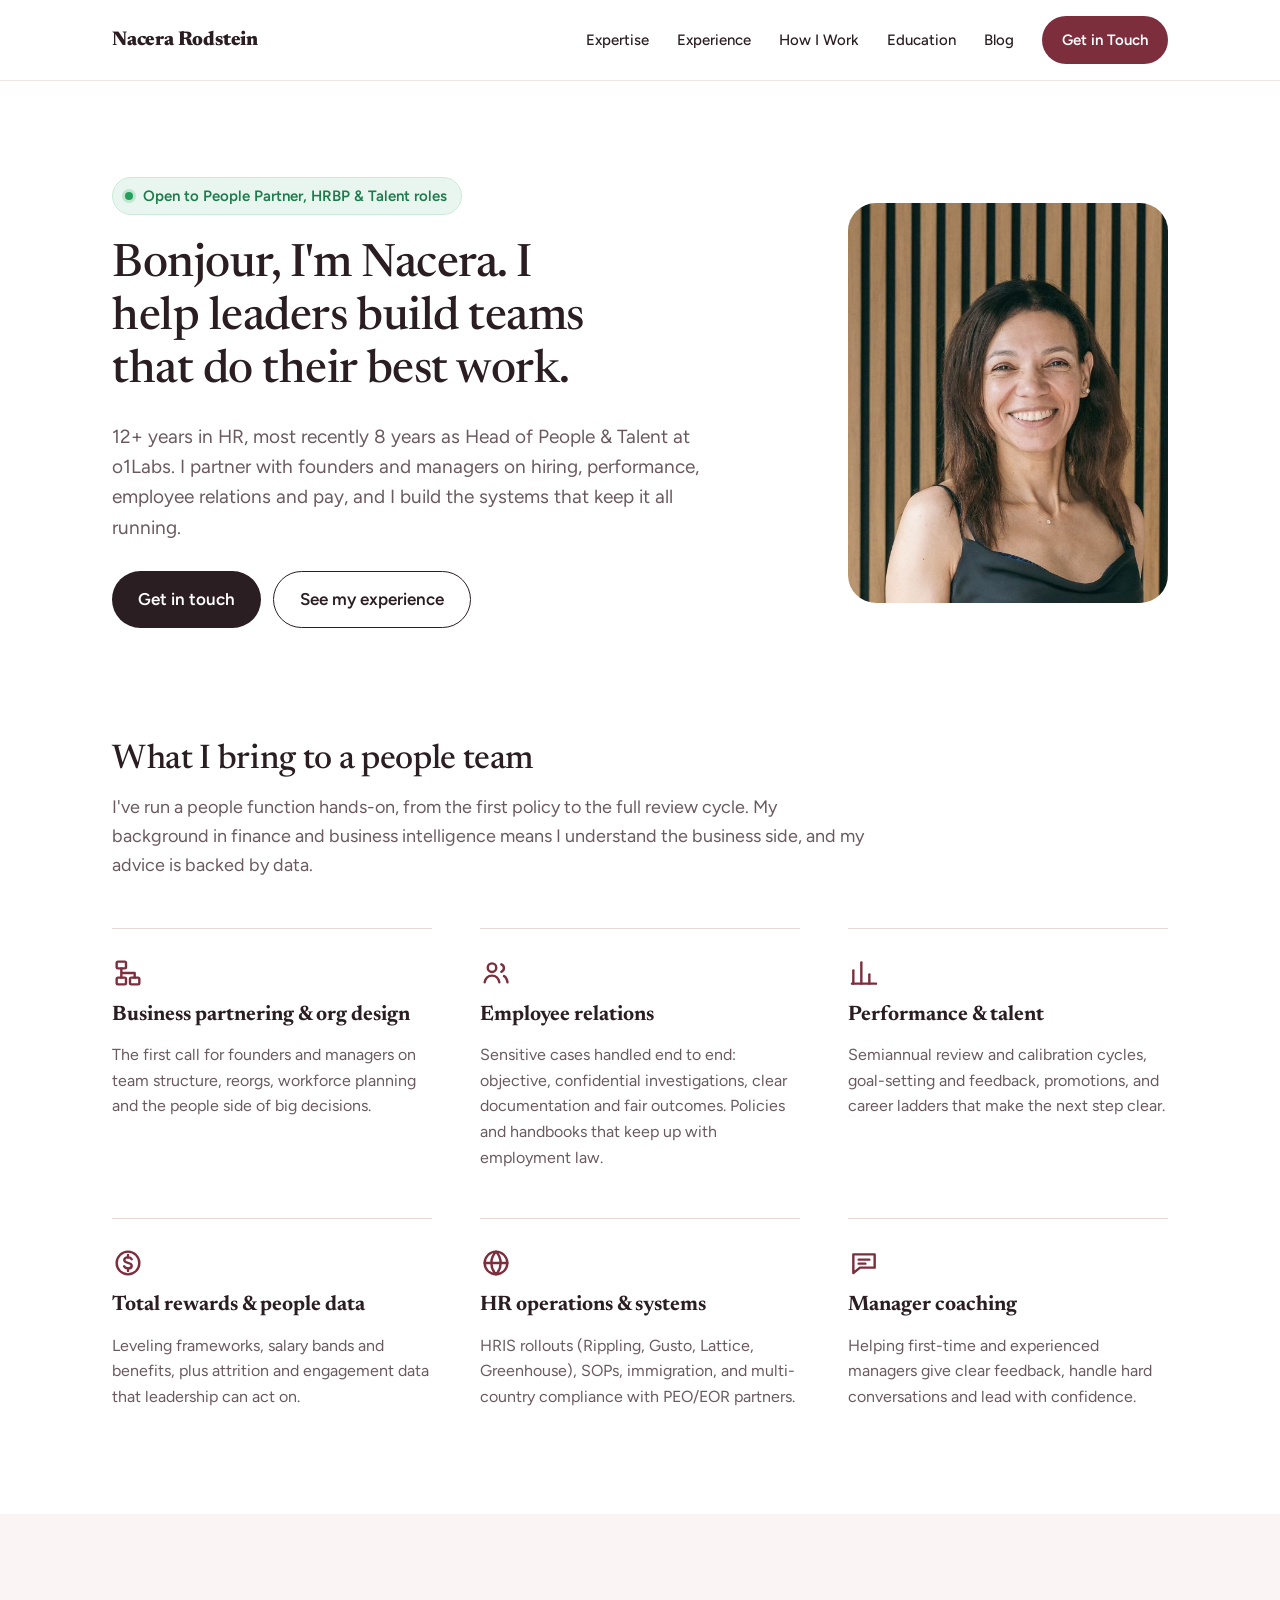
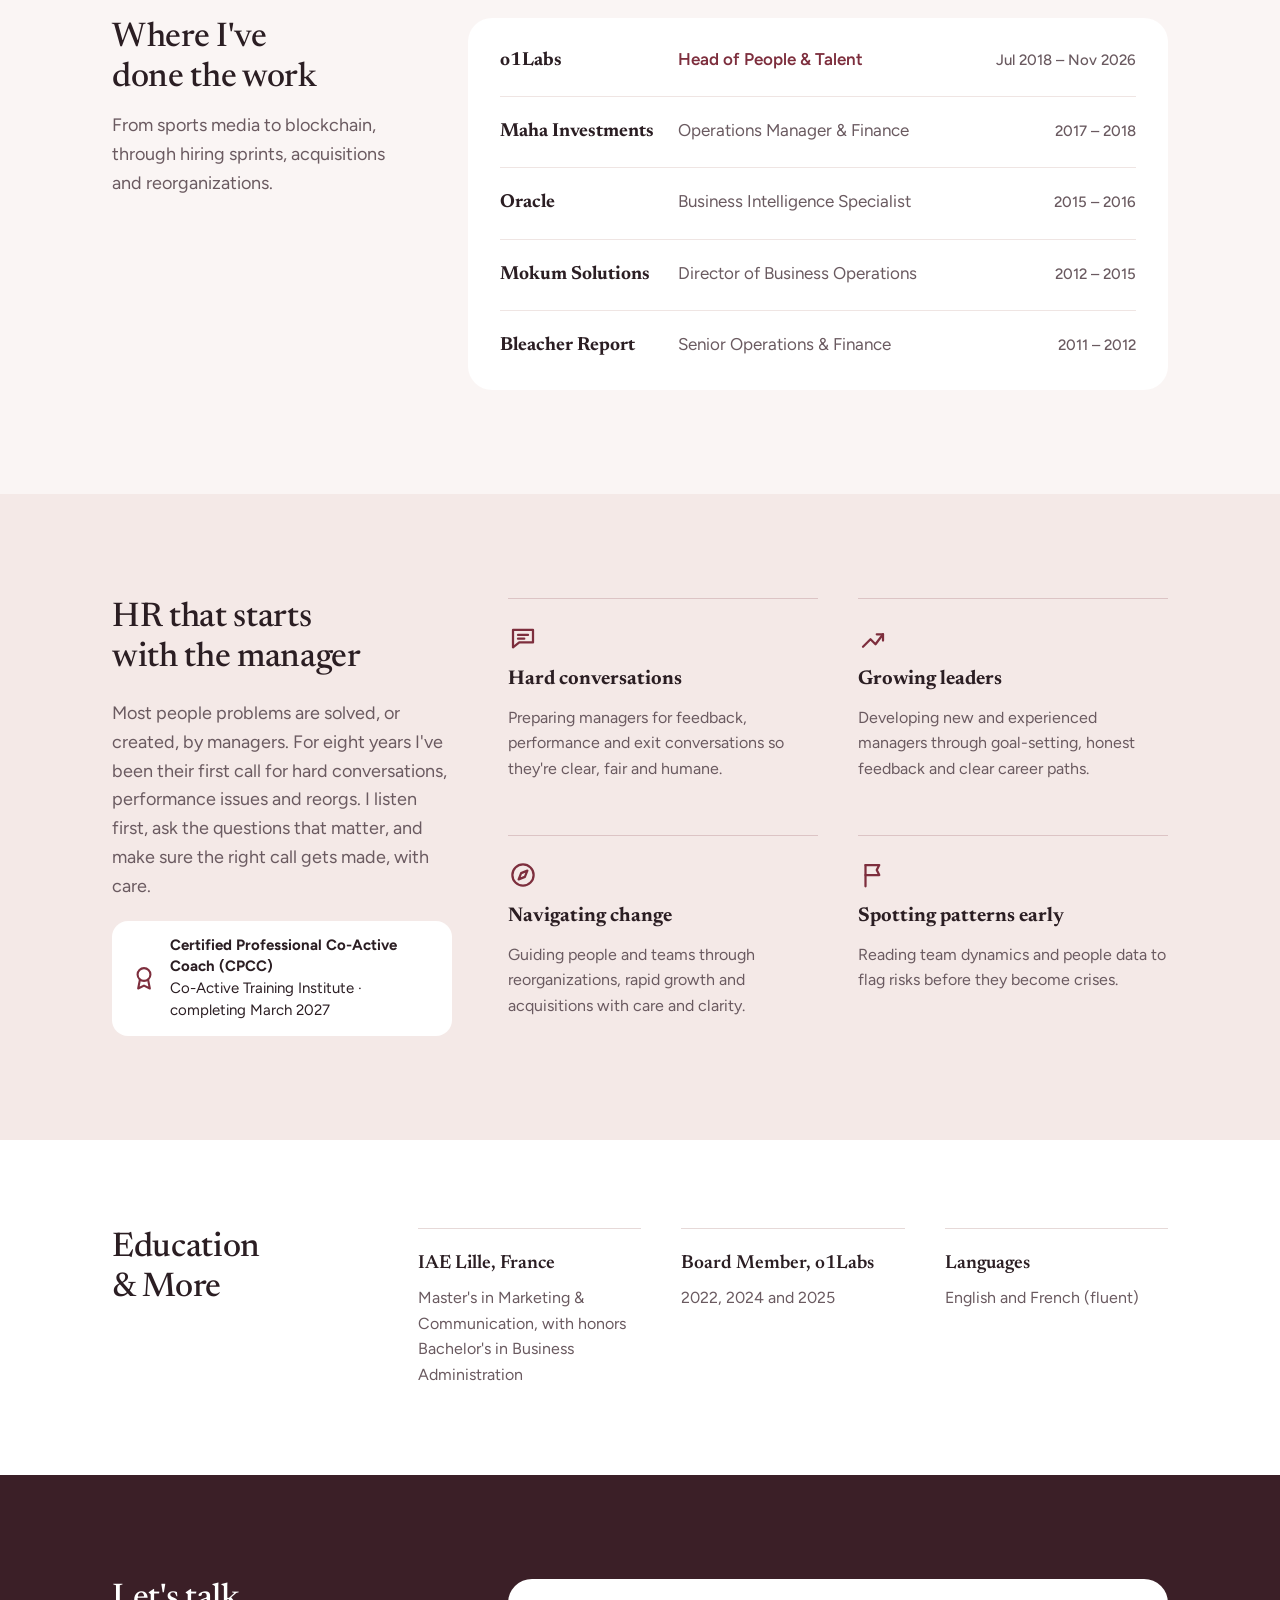
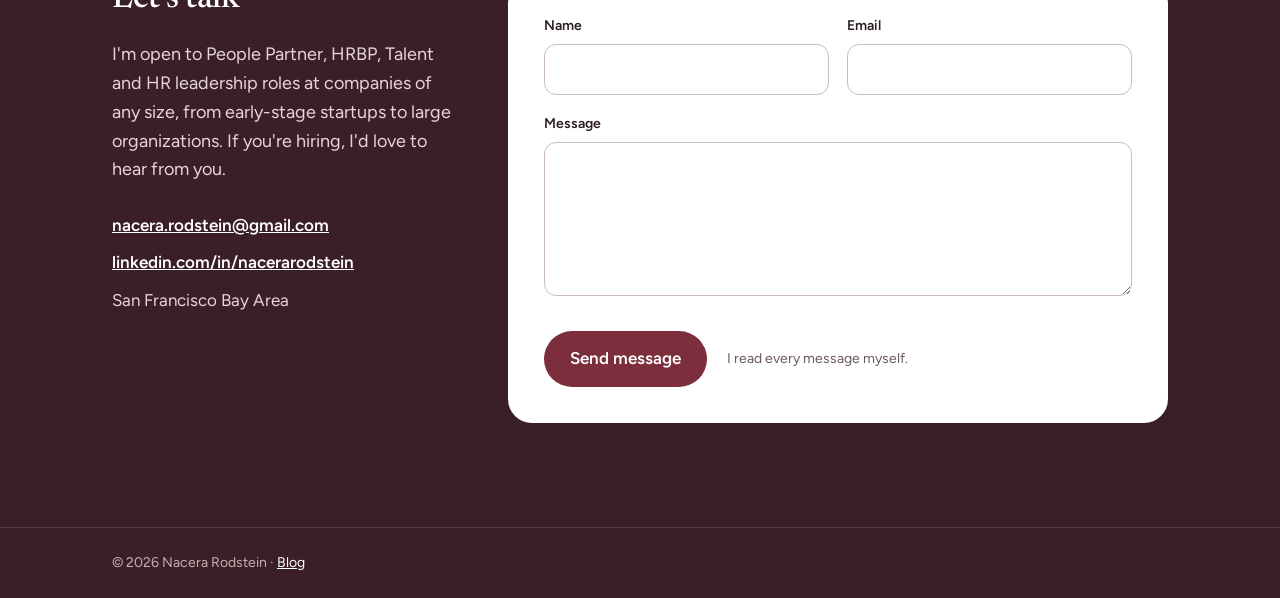
<file: index.html>
<!doctype html>
<html lang="en">
<head>
<meta charset="utf-8">
<meta name="viewport" content="width=device-width, initial-scale=1">
<title>Nacera Rodstein — People Partner &amp; HR Leader</title>
<meta name="description" content="Nacera Rodstein is an HR leader and People Partner in the San Francisco Bay Area with 12+ years in high-growth tech, most recently 8 years as Head of People & Talent at o1Labs.">
<meta property="og:title" content="Nacera Rodstein — People Partner &amp; HR Leader">
<meta property="og:description" content="HR leader and People Partner with 12+ years in high-growth tech: employee relations, performance, org design, total rewards and HR systems.">
<meta property="og:image" content="https://nacerarodstein.com/nacera-rodstein.jpg">
<meta property="og:url" content="https://nacerarodstein.com/">
<meta property="og:type" content="profile">
<meta name="theme-color" content="#ffffff">
<link rel="icon" href="/favicon.ico" sizes="48x48">
<link rel="icon" href="/favicon.svg" type="image/svg+xml">
<link rel="apple-touch-icon" href="/apple-touch-icon.png">
<link rel="manifest" href="/site.webmanifest">
<link rel="canonical" href="https://nacerarodstein.com/">
<link rel="preconnect" href="https://fonts.googleapis.com">
<link rel="preconnect" href="https://fonts.gstatic.com" crossorigin>
<link href="https://fonts.googleapis.com/css2?family=Figtree:wght@400;500;600;700&amp;family=Newsreader:opsz,wght@6..72,500;6..72,600&amp;display=swap" rel="stylesheet">
<script type="application/ld+json">
{"@context":"https://schema.org","@type":"Person","name":"Nacera Rodstein","jobTitle":"People Partner & HR Leader","url":"https://nacerarodstein.com/","image":"https://nacerarodstein.com/nacera-rodstein.jpg","sameAs":["https://linkedin.com/in/nacerarodstein"],"address":{"@type":"PostalAddress","addressRegion":"CA","addressLocality":"San Francisco Bay Area"},"knowsLanguage":["English","French"]}
</script>
<link rel="stylesheet" href="/styles.css">
</head>
<body>

<header>
<nav aria-label="Main" class="nav wrap">
<a href="#hello" class="brand">Nacera Rodstein</a>
<div class="links">
<a href="#expertise">Expertise</a>
<a href="#experience">Experience</a>
<a href="#managers">How I Work</a>
<a href="#education">Education</a>
<a href="/blog/">Blog</a>
<a href="#reach-out" class="btn btn-rust">Get in Touch</a>
</div>
</nav>
</header>

<main>
<section id="hello" class="hero wrap">
<div class="hero-text">
<p class="open"><span class="dot" aria-hidden="true"></span>Open to People Partner, HRBP &amp; Talent roles</p>
<h1>Bonjour, I'm Nacera. I help leaders build teams that do their best work.</h1>
<p class="lead">12+ years in HR, most recently 8 years as Head of People &amp; Talent at o1Labs. I partner with founders and managers on hiring, performance, employee relations and pay, and I build the systems that keep it all running.</p>
<div class="ctas">
<a href="#reach-out" class="btn btn-dark">Get in touch</a>
<a href="#experience" class="btn btn-line">See my experience</a>
</div>
</div>
<img src="nacera-rodstein.jpg" class="hero-photo" width="420" height="525" alt="Portrait of Nacera Rodstein, smiling">
</section>


<section id="expertise" class="section wrap stack">
<div class="intro">
<h2 class="h2">What I bring to a people team</h2>
<p class="lead">I've run a people function hands-on, from the first policy to the full review cycle. My background in finance and business intelligence means I understand the business side, and my advice is backed by data.</p>
</div>
<div class="cards">
<div class="card">
<svg class="ico" aria-hidden="true" viewBox="0 0 24 24"><rect x="3.5" y="3.5" width="7" height="5" rx="1"/><rect x="13.5" y="15.5" width="7" height="5" rx="1"/><rect x="3.5" y="15.5" width="7" height="5" rx="1"/><path d="M7 8.5v7M7 12h10v3.5"/></svg>
<h3>Business partnering &amp; org design</h3>
<p>The first call for founders and managers on team structure, reorgs, workforce planning and the people side of big decisions.</p>
</div>
<div class="card">
<svg class="ico" aria-hidden="true" viewBox="0 0 24 24"><circle cx="9" cy="8" r="3.2"/><path d="M3.5 19c.6-3 2.8-5 5.5-5s4.9 2 5.5 5"/><path d="M16 5.5a3 3 0 0 1 0 5.6"/><path d="M18 14.3c1.4.7 2.3 2.4 2.6 4.7"/></svg>
<h3>Employee relations</h3>
<p>Sensitive cases handled end to end: objective, confidential investigations, clear documentation and fair outcomes. Policies and handbooks that keep up with employment law.</p>
</div>
<div class="card">
<svg class="ico" aria-hidden="true" viewBox="0 0 24 24"><path d="M4 20V10"/><path d="M10 20V4"/><path d="M16 20v-7"/><path d="M3 20h18"/></svg>
<h3>Performance &amp; talent</h3>
<p>Semiannual review and calibration cycles, goal-setting and feedback, promotions, and career ladders that make the next step clear.</p>
</div>
<div class="card">
<svg class="ico" aria-hidden="true" viewBox="0 0 24 24"><circle cx="12" cy="12" r="8.5"/><path d="M14.8 9.2c-.5-.9-1.6-1.4-2.8-1.4-1.6 0-2.8.8-2.8 2s1.1 1.7 2.8 2.1 2.8.9 2.8 2.1-1.2 2-2.8 2c-1.3 0-2.4-.6-2.9-1.5"/><path d="M12 6v1.8"/><path d="M12 16.2V18"/></svg>
<h3>Total rewards &amp; people data</h3>
<p>Leveling frameworks, salary bands and benefits, plus attrition and engagement data that leadership can act on.</p>
</div>
<div class="card">
<svg class="ico" aria-hidden="true" viewBox="0 0 24 24"><circle cx="12" cy="12" r="8.5"/><path d="M3.5 12h17"/><path d="M12 3.5c2.3 2.4 3.5 5.2 3.5 8.5s-1.2 6.1-3.5 8.5c-2.3-2.4-3.5-5.2-3.5-8.5s1.2-6.1 3.5-8.5z"/></svg>
<h3>HR operations &amp; systems</h3>
<p>HRIS rollouts (Rippling, Gusto, Lattice, Greenhouse), SOPs, immigration, and multi-country compliance with PEO/EOR partners.</p>
</div>
<div class="card">
<svg class="ico" aria-hidden="true" viewBox="0 0 24 24"><path d="M4 5.5h16v10H9l-5 4z"/><path d="M8 9.5h8"/><path d="M8 12.5h5"/></svg>
<h3>Manager coaching</h3>
<p>Helping first-time and experienced managers give clear feedback, handle hard conversations and lead with confidence.</p>
</div>
</div>
</section>

<section id="experience" class="bg-soft">
<div class="section wrap xp">
<div class="intro">
<h2 class="h2">Where I've done the work</h2>
<p class="lead">From sports media to blockchain, through hiring sprints, acquisitions and reorganizations.</p>
</div>
<ol class="xp-list">
<li class="now"><span class="co">o1Labs</span><span class="ro">Head of People &amp; Talent</span><span class="yr">Jul 2018 – Nov 2026</span></li>
<li><span class="co">Maha Investments</span><span class="ro">Operations Manager &amp; Finance</span><span class="yr">2017 – 2018</span></li>
<li><span class="co">Oracle</span><span class="ro">Business Intelligence Specialist</span><span class="yr">2015 – 2016</span></li>
<li><span class="co">Mokum Solutions</span><span class="ro">Director of Business Operations</span><span class="yr">2012 – 2015</span></li>
<li><span class="co">Bleacher Report</span><span class="ro">Senior Operations &amp; Finance</span><span class="yr">2011 – 2012</span></li>
</ol>
</div>
</section>

<section id="managers" class="bg-sky">
<div class="section wrap split">
<div class="split-left">
<h2 class="h2">HR that starts with the manager</h2>
<p class="lead">Most people problems are solved, or created, by managers. For eight years I've been their first call for hard conversations, performance issues and reorgs. I listen first, ask the questions that matter, and make sure the right call gets made, with care.</p>
<div class="badge">
<svg class="ico" style="stroke:var(--accent2);width:28px;height:28px;flex:none" aria-hidden="true" viewBox="0 0 24 24"><circle cx="12" cy="9" r="5.5"/><path d="M8.5 13.5 7 21l5-2.5 5 2.5-1.5-7.5"/></svg>
<p><strong>Certified Professional Co-Active Coach (CPCC)</strong><br>Co-Active Training Institute · completing March 2027</p>
</div>
</div>
<div class="split-right">
<div class="card">
<svg class="ico" aria-hidden="true" viewBox="0 0 24 24"><path d="M4 5.5h16v10H9l-5 4z"/><path d="M8 9.5h8"/><path d="M8 12.5h5"/></svg>
<h3>Hard conversations</h3>
<p>Preparing managers for feedback, performance and exit conversations so they're clear, fair and humane.</p>
</div>
<div class="card">
<svg class="ico" aria-hidden="true" viewBox="0 0 24 24"><path d="M4 19 10 13l4 4 6-8"/><path d="M15 9h5v5"/></svg>
<h3>Growing leaders</h3>
<p>Developing new and experienced managers through goal-setting, honest feedback and clear career paths.</p>
</div>
<div class="card">
<svg class="ico" aria-hidden="true" viewBox="0 0 24 24"><circle cx="12" cy="12" r="8.5"/><path d="m15.5 8.5-2 5-5 2 2-5z"/></svg>
<h3>Navigating change</h3>
<p>Guiding people and teams through reorganizations, rapid growth and acquisitions with care and clarity.</p>
</div>
<div class="card">
<svg class="ico" aria-hidden="true" viewBox="0 0 24 24"><path d="M6 21V4"/><path d="M6 4h11l-2 4 2 4H6"/></svg>
<h3>Spotting patterns early</h3>
<p>Reading team dynamics and people data to flag risks before they become crises.</p>
</div>
</div>
</div>
</section>

<section id="education" class="section wrap edu">
<div class="edu-left">
<h2 class="h2">Education &amp; More</h2>
</div>
<div class="edu-list">
<div class="edu-item">
<h3>IAE Lille, France</h3>
<p class="muted">Master's in Marketing &amp; Communication, with honors<br>Bachelor's in Business Administration</p>
</div>
<div class="edu-item">
<h3>Board Member, o1Labs</h3>
<p class="muted">2022, 2024 and 2025</p>
</div>
<div class="edu-item">
<h3>Languages</h3>
<p class="muted">English and French (fluent)</p>
</div>
</div>
</section>
</main>

<section id="reach-out" class="contact">
<div class="wrap split">
<div class="split-left">
<h2 class="h2">Let's talk</h2>
<p class="lead">I'm open to People Partner, HRBP, Talent and HR leadership roles at companies of any size, from early-stage startups to large organizations. If you're hiring, I'd love to hear from you.</p>
<div class="contact-links">
<a href="mailto:nacera.rodstein@gmail.com">nacera.rodstein@gmail.com</a>
<a href="https://linkedin.com/in/nacerarodstein">linkedin.com/in/nacerarodstein</a>
<p style="color:var(--on-dark-muted)">San Francisco Bay Area</p>
</div>
</div>
<form id="contact" aria-label="Contact form" action="https://formsubmit.co/nacera.rodstein@gmail.com" method="POST">
<div class="row">
<div class="field">
<label for="cf-name">Name</label>
<input id="cf-name" name="name" type="text" required autocomplete="name">
</div>
<div class="field">
<label for="cf-email">Email</label>
<input id="cf-email" name="email" type="email" required autocomplete="email">
</div>
</div>
<div class="field">
<label for="cf-message">Message</label>
<textarea id="cf-message" name="message" rows="5" required></textarea>
</div>
<input type="text" name="_honey" tabindex="-1" autocomplete="off" aria-hidden="true" style="display:none">
<div class="send">
<button type="submit" class="btn">Send message</button>
<p class="muted" style="font-size:14px">I read every message myself.</p>
</div>
<p id="cf-status" role="status" aria-live="polite"></p>
</form>
</div>
<footer>
<p class="wrap">© 2026 Nacera Rodstein · <a href="/blog/" style="color:var(--on-dark)">Blog</a></p>
</footer>
</section>

<script>
(function(){
  var f=document.getElementById('contact'), st=document.getElementById('cf-status'), btn=f.querySelector('button[type=submit]');
  f.addEventListener('submit',function(e){
    e.preventDefault();
    var el=f.elements, n=el['name'].value, m=el['email'].value, t=el['message'].value;
    btn.disabled=true; btn.textContent='Sending…'; st.style.color=''; st.textContent='';
    fetch('https://formsubmit.co/ajax/nacera.rodstein@gmail.com',{
      method:'POST', headers:{'Content-Type':'application/json','Accept':'application/json'},
      body:JSON.stringify({name:n,email:m,message:t,_subject:'Website message from '+n,_replyto:m,_template:'box',_honey:el['_honey'].value})
    }).then(function(r){return r.json().then(function(d){if(!r.ok||String(d.success)!=='true')throw 0;});})
    .then(function(){
      f.reset(); st.style.color='#1F7A4D'; st.textContent='Thank you! Your message is on its way. I\'ll be in touch soon.';
    }).catch(function(){
      st.style.color='#B42318';
      st.innerHTML='Sorry, that didn\'t go through. Please email me directly at <a href="mailto:nacera.rodstein@gmail.com">nacera.rodstein@gmail.com</a>.';
    }).finally(function(){btn.disabled=false; btn.textContent='Send message';});
  });
})();
</script>
</body>
</html>
</file>
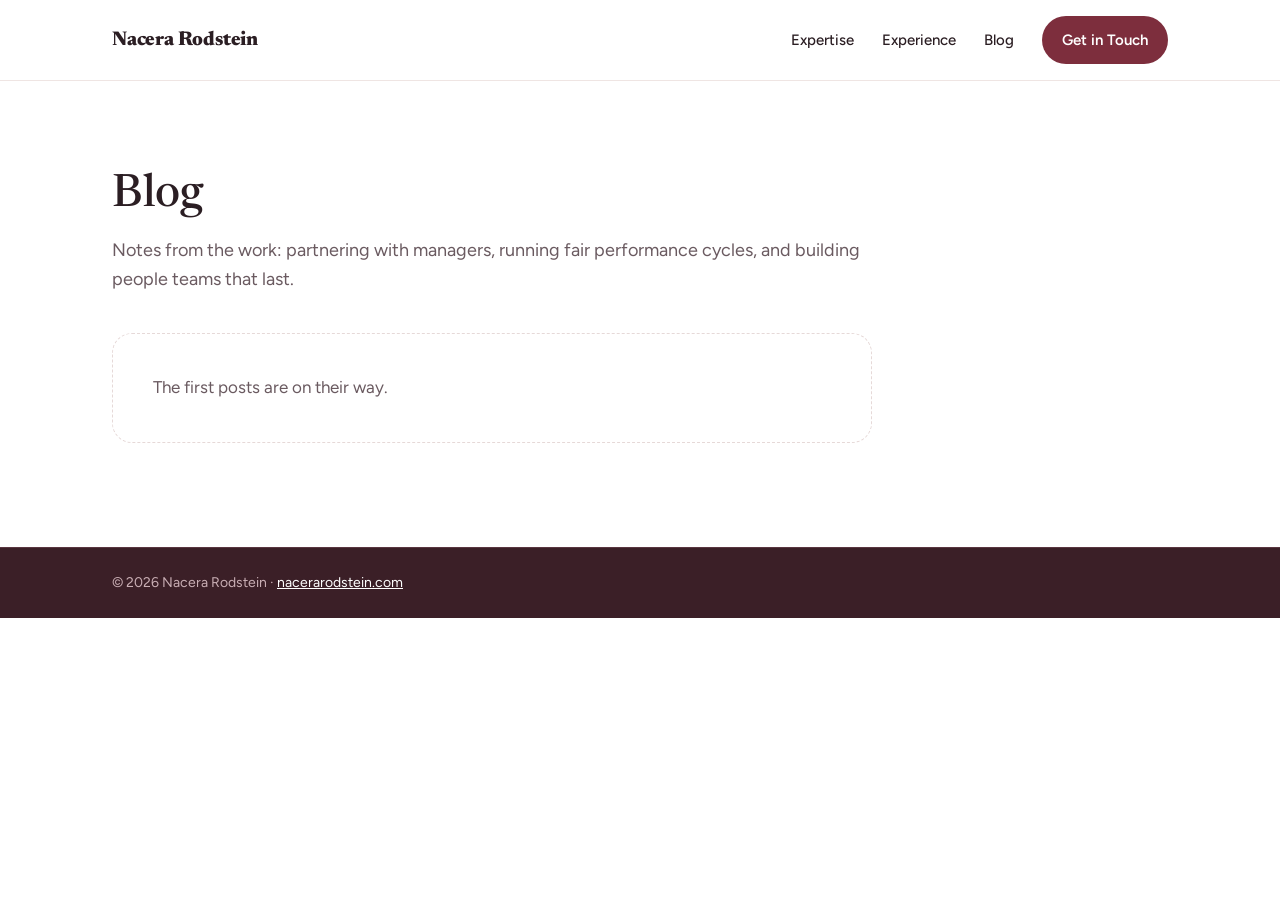
<file: blog/index.html>
<!doctype html>
<html lang="en">
<head>
<meta charset="utf-8">
<meta name="viewport" content="width=device-width, initial-scale=1">
<title>Blog — Nacera Rodstein</title>
<meta name="description" content="Notes on HR business partnering, coaching managers, performance and building people teams, by Nacera Rodstein.">
<meta property="og:title" content="Blog — Nacera Rodstein">
<meta property="og:description" content="Notes on HR business partnering, coaching managers, performance and building people teams.">
<meta property="og:image" content="https://nacerarodstein.com/nacera-rodstein.jpg">
<meta name="theme-color" content="#ffffff">
<link rel="icon" href="/favicon.ico" sizes="48x48">
<link rel="icon" href="/favicon.svg" type="image/svg+xml">
<link rel="apple-touch-icon" href="/apple-touch-icon.png">
<link rel="canonical" href="https://nacerarodstein.com/blog/">
<link rel="preconnect" href="https://fonts.googleapis.com">
<link rel="preconnect" href="https://fonts.gstatic.com" crossorigin>
<link href="https://fonts.googleapis.com/css2?family=Figtree:wght@400;500;600;700&amp;family=Newsreader:opsz,wght@6..72,500;6..72,600&amp;display=swap" rel="stylesheet">
<link rel="stylesheet" href="/styles.css">
</head>
<body>

<header>
<nav aria-label="Main" class="nav wrap">
<a href="/" class="brand">Nacera Rodstein</a>
<div class="links">
<a href="/#expertise">Expertise</a>
<a href="/#experience">Experience</a>
<a href="/blog/" aria-current="page">Blog</a>
<a href="/#reach-out" class="btn btn-rust">Get in Touch</a>
</div>
</nav>
</header>

<main class="wrap">
<div class="page-head">
<h1>Blog</h1>
<p class="lead">Notes from the work: partnering with managers, running fair performance cycles, and building people teams that last.</p>
</div>

<!--
  To add a post: copy /blog/post-template.html into a new file such as
  /blog/hard-conversations.html, write the post, then add a list item here
  (newest first) and delete the "empty" message below.

  <ol class="posts">
  <li><a href="/blog/hard-conversations.html">
    <p class="meta">December 2026 · 5 min read</p>
    <h2>Post title</h2>
    <p class="muted">One-sentence summary of the post.</p>
  </a></li>
  </ol>
-->

<p class="empty">The first posts are on their way.</p>
</main>

<footer class="mini-footer">
<p class="wrap">© 2026 Nacera Rodstein · <a href="/">nacerarodstein.com</a></p>
</footer>

</body>
</html>
</file>
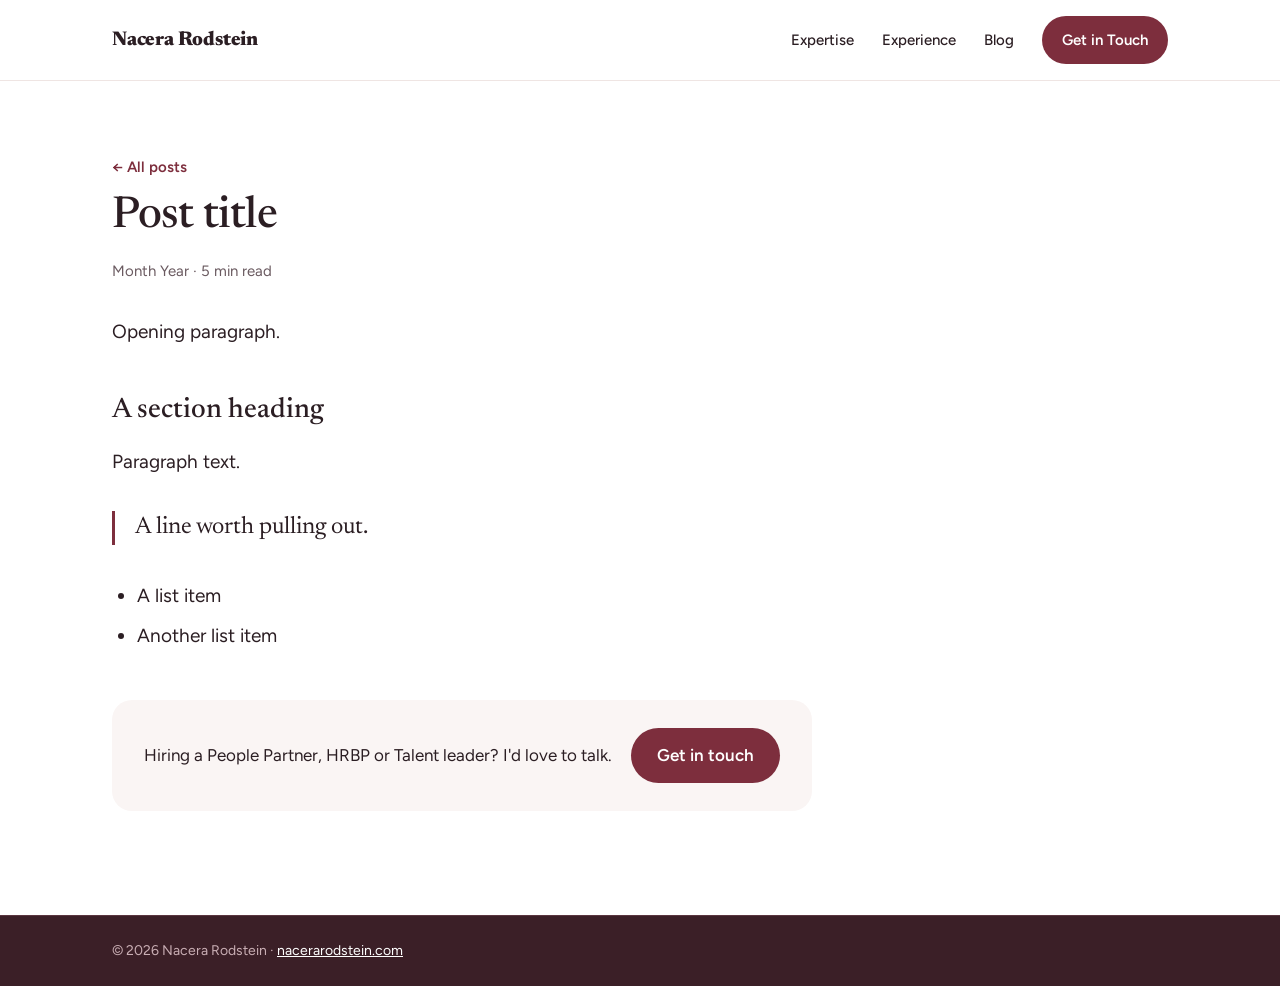
<file: blog/post-template.html>
<!doctype html>
<html lang="en">
<head>
<meta charset="utf-8">
<meta name="viewport" content="width=device-width, initial-scale=1">
<title>Post title — Nacera Rodstein</title>
<meta name="description" content="One-sentence summary of the post.">
<meta name="robots" content="noindex">
<meta property="og:title" content="Post title">
<meta property="og:description" content="One-sentence summary of the post.">
<meta property="og:image" content="https://nacerarodstein.com/nacera-rodstein.jpg">
<meta property="og:type" content="article">
<meta name="theme-color" content="#ffffff">
<link rel="icon" href="/favicon.ico" sizes="48x48">
<link rel="icon" href="/favicon.svg" type="image/svg+xml">
<link rel="apple-touch-icon" href="/apple-touch-icon.png">
<link rel="preconnect" href="https://fonts.googleapis.com">
<link rel="preconnect" href="https://fonts.gstatic.com" crossorigin>
<link href="https://fonts.googleapis.com/css2?family=Figtree:wght@400;500;600;700&amp;family=Newsreader:opsz,wght@6..72,500;6..72,600&amp;display=swap" rel="stylesheet">
<link rel="stylesheet" href="/styles.css">
</head>
<body>
<!-- Template for new posts. When you copy it: change the title, description,
     date and text, and delete the "noindex" line above so Google can find it. -->

<header>
<nav aria-label="Main" class="nav wrap">
<a href="/" class="brand">Nacera Rodstein</a>
<div class="links">
<a href="/#expertise">Expertise</a>
<a href="/#experience">Experience</a>
<a href="/blog/">Blog</a>
<a href="/#reach-out" class="btn btn-rust">Get in Touch</a>
</div>
</nav>
</header>

<main class="wrap">
<article class="article">
<a href="/blog/" class="back">← All posts</a>
<h1>Post title</h1>
<p class="meta">Month Year · 5 min read</p>

<div class="prose" style="margin-top:32px">
<p>Opening paragraph.</p>

<h2>A section heading</h2>
<p>Paragraph text.</p>

<blockquote>A line worth pulling out.</blockquote>

<ul>
<li>A list item</li>
<li>Another list item</li>
</ul>
</div>

<div class="post-cta">
<p>Hiring a People Partner, HRBP or Talent leader? I'd love to talk.</p>
<a href="/#reach-out" class="btn btn-rust">Get in touch</a>
</div>
</article>
</main>

<footer class="mini-footer">
<p class="wrap">© 2026 Nacera Rodstein · <a href="/">nacerarodstein.com</a></p>
</footer>

</body>
</html>
</file>
<file: styles.css>
:root{
  --head:'Newsreader',Georgia,serif; --body:'Figtree',system-ui,sans-serif; --head-w:600;
  --ink:#2B1E23; --muted:#6A5A60; --bg:#FFFFFF; --soft:#FAF5F4; --tint:#F4E9E7; --surface:#FFFFFF;
  --line:#E6D9D8; --line2:#EFE5E3; --field:#CDBDBC;
  --accent:#7D2E3D; --on-accent:#FFFFFF; --accent2:#7D2E3D;
  --dark:#3B1F27; --on-dark:#FFFFFF; --on-dark-muted:#E7D6D9; --dark-line:#5A3640; --dark-faint:#C9AEB4;
}
*{box-sizing:border-box}
html{scroll-behavior:smooth}
body{margin:0;font-family:var(--body);color:var(--ink);background:var(--bg);line-height:1.6;font-size:17px}
a{color:var(--ink)}a:hover{color:var(--accent)}
h1,h2,h3{font-family:var(--head);margin:0}
.brand{font-weight:var(--head-w)}
.h2{font-weight:500}
.hero h1{font-weight:500}
p{margin:0}
section[id]{scroll-margin-top:80px}
.wrap{max-width:1120px;margin:0 auto;padding-left:32px;padding-right:32px}
.eyebrow{font-family:var(--body);font-weight:700;font-size:15px;letter-spacing:.16em;color:var(--accent2);text-transform:uppercase}
.h2{font-size:34px;letter-spacing:-.01em;line-height:1.2;text-wrap:balance}
.lead{font-size:18px;color:var(--muted)}
.muted{color:var(--muted)}
.btn{display:inline-flex;align-items:center;min-height:48px;padding:14px 26px;border-radius:999px;font-weight:600;text-decoration:none;transition:transform .15s ease,box-shadow .15s ease}
.btn:hover{transform:translateY(-1px);box-shadow:0 6px 16px rgba(59,31,39,.2)}
.btn-dark{background:var(--ink);color:var(--bg)}.btn-dark:hover{color:var(--bg)}
.btn-rust{background:var(--accent);color:var(--on-accent)}.btn-rust:hover{color:var(--on-accent)}
.btn-line{border:1.5px solid var(--ink)}
a:focus-visible,button:focus-visible,input:focus-visible,textarea:focus-visible{outline:3px solid var(--accent2);outline-offset:2px}

/* header */
header{position:sticky;top:0;z-index:10;background:var(--bg);border-bottom:1px solid var(--line2)}
.nav{display:flex;align-items:center;justify-content:space-between;gap:16px;padding-top:16px;padding-bottom:16px}
.brand{font-family:var(--head);font-weight:800;font-size:20px;text-decoration:none;letter-spacing:-.01em}
.links{display:flex;flex-wrap:wrap;align-items:center;gap:8px 28px;font-size:15px;font-weight:500}
.links a{text-decoration:none}
.links .btn{min-height:44px;padding:12px 20px;font-size:15px}

/* hero */
.hero{display:flex;flex-wrap:wrap;align-items:center;gap:56px;padding-top:96px;padding-bottom:8px}
.hero-text{flex:999 1 520px;min-width:0;display:flex;flex-direction:column;gap:24px}
.hero h1{font-size:clamp(32px,3.6vw,46px);line-height:1.15;letter-spacing:-.01em;text-wrap:balance;max-width:680px}
.hero .lead{font-size:19px;max-width:600px}
.open{align-self:flex-start;display:inline-flex;align-items:center;gap:10px;font-size:15px;font-weight:600;color:#1F7A4D;background:#E9F6EF;border:1px solid #CBEBD9;border-radius:999px;padding:6px 14px 6px 12px}
.dot{width:8px;height:8px;border-radius:50%;background:#22A05A;box-shadow:0 0 0 3px rgba(34,160,90,.2)}
.tags{display:flex;flex-wrap:wrap;gap:8px}
.tags span{font-size:14px;font-weight:500;background:var(--soft);border:1px solid var(--line2);border-radius:999px;padding:6px 14px}
.ctas{display:flex;flex-wrap:wrap;gap:12px;padding-top:4px}
.hero-photo{flex:1 1 320px;min-width:0;max-width:420px;width:100%;height:auto;aspect-ratio:4/5;object-fit:cover;object-position:50% 30%;border-radius:28px;display:block}


/* sections */
.section{padding-top:104px;padding-bottom:104px}
.intro{display:flex;flex-direction:column;gap:12px;max-width:760px}
.stack{display:flex;flex-direction:column;gap:48px}
.cards{display:grid;grid-template-columns:repeat(3,minmax(0,1fr));gap:48px 48px}
.card{display:flex;flex-direction:column;gap:10px}
#expertise .card{border-top:1px solid var(--line);padding-top:28px}
.card h3{font-weight:700;font-size:21px}
.card p{color:var(--muted);font-size:16px}
.ico{width:32px;height:32px;fill:none;stroke:var(--accent);stroke-width:1.8;stroke-linecap:round;stroke-linejoin:round}

/* experience */
.bg-soft{background:var(--soft)}
.xp{display:flex;flex-wrap:wrap;gap:24px 56px;align-items:flex-start}
.xp .intro{flex:1 1 300px}
.xp-list{flex:999 1 560px;list-style:none;margin:0;padding:0;display:grid;grid-template-columns:max-content 1fr max-content;column-gap:32px;background:var(--surface);border-radius:24px;padding:8px 32px}
.xp-list li{grid-column:1 / -1;display:grid;grid-template-columns:subgrid;gap:4px 24px;align-items:baseline;padding:20px 0;border-top:1px solid var(--line2)}
.xp-list li:first-child{border-top:none}
.co{font-family:var(--head);font-weight:700;font-size:19px}
.ro{color:var(--muted)}
.now .ro{color:var(--accent);font-weight:600}
.yr{color:var(--muted);font-size:15px;font-weight:500;white-space:nowrap;text-align:right}
.xp .intro{max-width:340px}

/* managers / coaching */
.bg-sky{background:var(--tint)}
.split{display:flex;flex-wrap:wrap;gap:56px}
.split-left{flex:1 1 340px;min-width:0;display:flex;flex-direction:column;gap:20px}
.split-right{flex:999 1 480px;min-width:0;display:grid;grid-template-columns:repeat(2,minmax(0,1fr));gap:20px}
.bg-sky .card{border-top:1px solid rgba(125,46,61,.2);padding-top:24px;gap:10px}
.split-right{column-gap:40px!important;row-gap:36px!important}
.bg-sky .card h3{font-size:20px}
.bg-sky .ico{stroke:var(--accent2);width:30px;height:30px}
.badge{align-self:flex-start;display:flex;align-items:center;gap:12px;background:var(--surface);border-radius:16px;padding:14px 18px}
.badge p{font-size:15px;line-height:1.45}

/* education */
.edu{display:grid;grid-template-columns:minmax(0,1fr) minmax(0,3fr);gap:24px 56px;align-items:start;padding-top:88px;padding-bottom:88px}
.edu-list{display:grid;grid-template-columns:repeat(3,minmax(0,1fr));gap:24px 40px}
.edu-item{border-top:1px solid var(--line);padding-top:20px;display:flex;flex-direction:column;gap:6px}
.edu-item h3{font-weight:600;font-size:19px}
.edu-item p{font-size:16px}

/* contact */
.contact{background:var(--dark);color:var(--on-dark)}
.contact .split{padding-top:104px;padding-bottom:104px}
.contact .lead{color:var(--on-dark-muted)}
.contact-links{display:flex;flex-direction:column;gap:10px;padding-top:8px}
.contact-links a{color:var(--on-dark);font-weight:600}
form{flex:999 1 460px;min-width:0;background:var(--surface);color:var(--ink);border-radius:24px;padding:36px;display:flex;flex-direction:column;gap:18px}
.row{display:flex;flex-wrap:wrap;gap:18px}
.field{flex:1 1 200px;display:flex;flex-direction:column;gap:6px}
label{font-size:14px;font-weight:600}
input,textarea{font:inherit;font-size:16px;padding:12px 14px;border:1px solid var(--field);border-radius:12px;min-height:48px}
textarea{resize:vertical}
input:focus,textarea:focus{border-color:var(--accent2);outline:none}
button{font:inherit;font-weight:600;background:var(--accent);color:var(--on-accent);border:none;border-radius:999px;padding:14px 28px;min-height:48px;cursor:pointer}
button:disabled{opacity:.7;cursor:default}
.send{display:flex;flex-wrap:wrap;align-items:center;gap:12px 20px}
#cf-status{font-size:15px}
#cf-status:empty{display:none}
footer{border-top:1px solid var(--dark-line)}
footer p{padding-top:24px;padding-bottom:24px;font-size:14px;color:var(--dark-faint)}

@media (max-width:960px){
  .cards{grid-template-columns:repeat(2,minmax(0,1fr))}
}
@media (max-width:720px){
  .wrap{padding-left:20px;padding-right:20px}
  .nav{padding-top:12px;padding-bottom:12px}
  .links a:not(.btn){display:none}
  .hero{padding-top:48px;padding-bottom:0;gap:32px}
  .hero-photo{max-width:280px}
  .section,.contact .split{padding-top:72px;padding-bottom:72px}
  .h2{font-size:28px}
  .cards,.split-right,.edu-list{grid-template-columns:1fr}
  .edu{grid-template-columns:1fr;padding-top:72px;padding-bottom:72px}
  .xp-list{padding:4px 20px}
  .xp-list{display:block}
  .xp-list li{grid-template-columns:1fr auto;column-gap:16px}
  .xp-list .ro{grid-column:1 / -1;grid-row:2}
  form{padding:24px}
}
@media (prefers-reduced-motion:reduce){html{scroll-behavior:auto}.btn{transition:none}}

/* blog */
.page-head{padding-top:88px;padding-bottom:40px;display:flex;flex-direction:column;gap:14px;max-width:760px}
.page-head h1{font-weight:500;font-size:clamp(34px,4vw,46px);line-height:1.15;letter-spacing:-.01em}
.posts{list-style:none;margin:0;padding:0 0 104px;max-width:760px}
.posts li{border-top:1px solid var(--line);padding:28px 0}
.posts li:last-child{border-bottom:1px solid var(--line)}
.posts a{text-decoration:none;display:flex;flex-direction:column;gap:6px}
.posts h2{font-weight:500;font-size:26px;line-height:1.25}
.posts a:hover h2{color:var(--accent)}
.meta{font-size:15px;color:var(--muted)}
.empty{border:1px dashed var(--line);border-radius:20px;padding:40px;color:var(--muted);max-width:760px;margin-bottom:104px}
.article{max-width:700px;padding-top:72px;padding-bottom:104px}
.article h1{font-weight:500;font-size:clamp(32px,4vw,44px);line-height:1.15;letter-spacing:-.01em;margin:12px 0 16px}
.prose{font-size:19px;line-height:1.75}
.prose p{margin:0 0 1.2em}
.prose h2{font-weight:500;font-size:28px;line-height:1.25;margin:1.6em 0 .6em}
.prose ul,.prose ol{margin:0 0 1.2em;padding-left:1.3em}
.prose li{margin:.35em 0}
.prose blockquote{margin:1.4em 0;padding-left:20px;border-left:3px solid var(--accent);font-family:var(--head);font-size:24px;line-height:1.4}
.back{font-size:15px;font-weight:600;text-decoration:none;color:var(--accent)}
.post-cta{margin-top:48px;padding:28px 32px;background:var(--soft);border-radius:20px;display:flex;flex-wrap:wrap;align-items:center;justify-content:space-between;gap:16px}
.mini-footer{background:var(--dark);color:var(--dark-faint);font-size:14px}
.mini-footer p{padding-top:24px;padding-bottom:24px}
.mini-footer a{color:var(--on-dark)}
</file>
